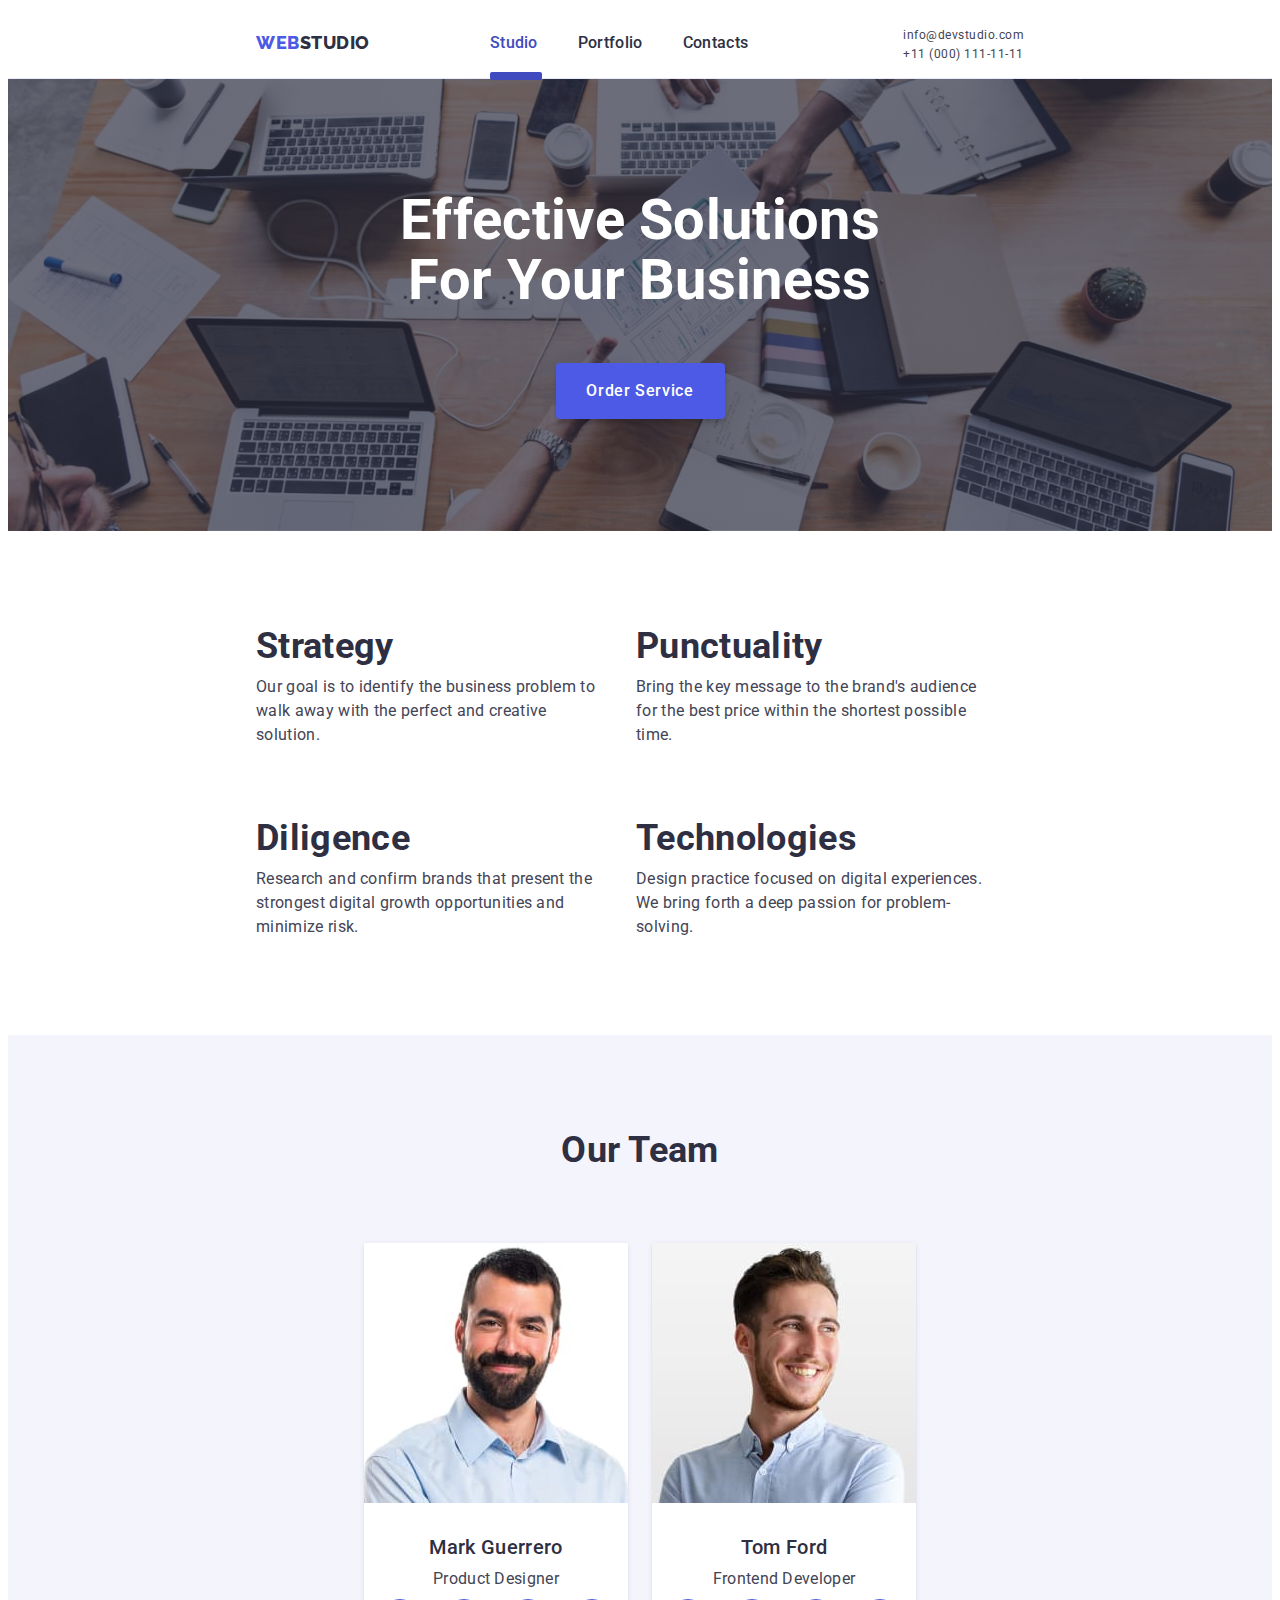
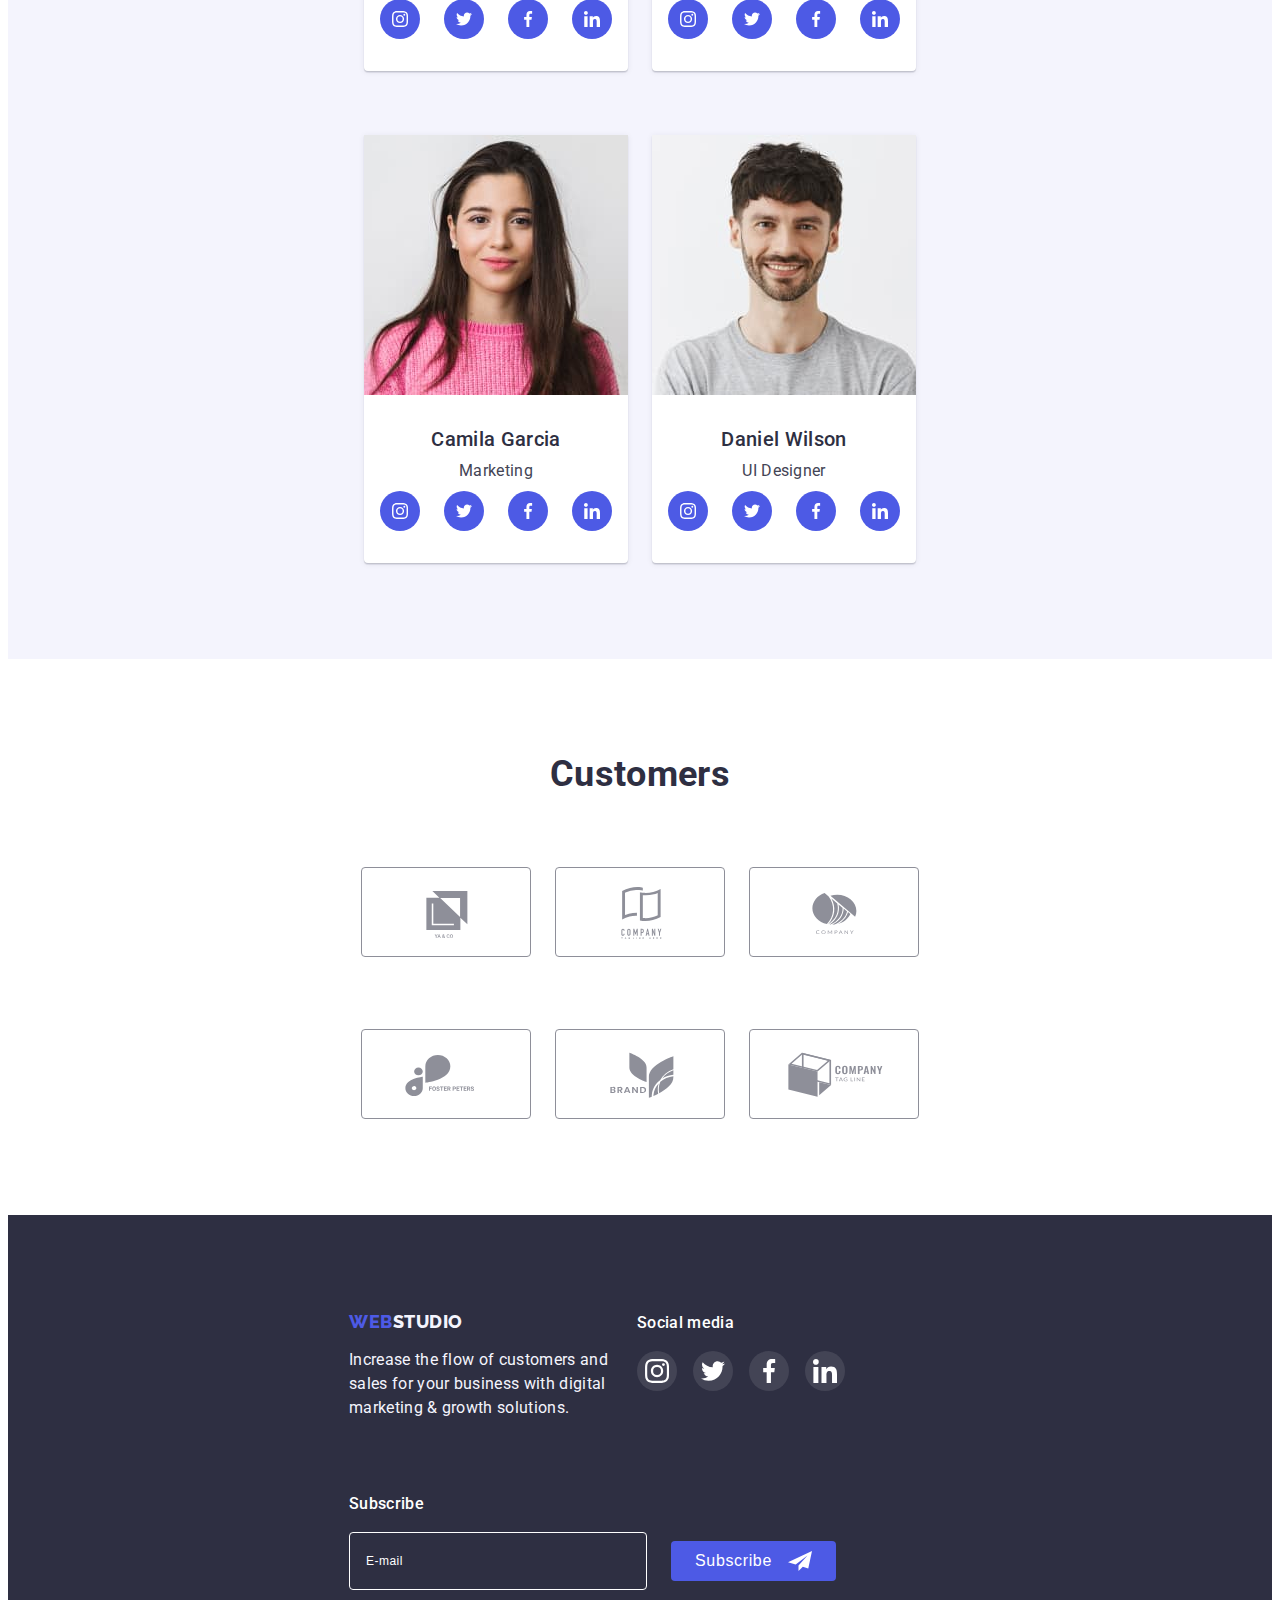
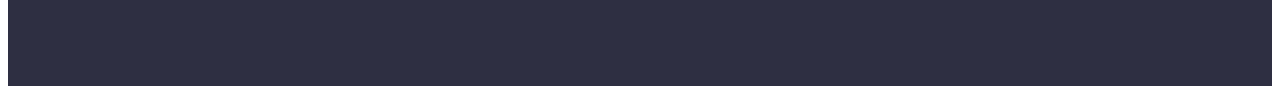
<file: index.html>
<!DOCTYPE html>
<html lang="en">
  <head>
    <meta charset="UTF-8" />
    <meta http-equiv="X-UA-Compatible" content="IE=edge" />
    <meta name="viewport" content="width=device-width, initial-scale=1.0" />
    <title>Studio</title>
    <link rel="preconnect" href="https://fonts.googleapis.com" />
    <link rel="preconnect" href="https://fonts.gstatic.com" crossorigin />
    <link
      href="https://fonts.googleapis.com/css2?family=Raleway:wght@800&family=Roboto:wght@400;500;700&display=swap"
      rel="stylesheet"
    />
    <link
      rel="stylesheet"
      href="https://cdnjs.cloudflare.com/ajax/libs/modern-normalize/1.1.0/modern-normalize.min.css"
      integrity="sha512-wpPYUAdjBVSE4KJnH1VR1HeZfpl1ub8YT/NKx4PuQ5NmX2tKuGu6U/JRp5y+Y8XG2tV+wKQpNHVUX03MfMFn9Q=="
      crossorigin="anonymous"
      referrerpolicy="no-referrer"
    />

    <link rel="stylesheet" href="./css/styles.css" />
    <link rel="stylesheet" href="./css/media.css" />
  </head>
  <body>
    <header class="header">
      <div class="container header-container">
        <nav class="navigation">
          <a class="header-logo link" href="./index.html">
            <span class="header-logo-web">Web</span>
            Studio
          </a>
          <ul class="navigation-list list">
            <li class="navigation-item">
              <a class="navigation-link active-page link" href="./index.html"
                >Studio</a
              >
            </li>
            <li class="navigation-item">
              <a class="navigation-link link" href="./portfolio.html"
                >Portfolio</a
              >
            </li>
            <li class="navigation-item">
              <a class="navigation-link link" href="">Contacts</a>
            </li>
          </ul>
        </nav>
        <address class="header-address">
          <ul class="address-list list">
            <li class="address-item">
              <a class="address-link link" href="mailto:info@devstudio.com">
                <span class="address-text">info@devstudio.com</span>
              </a>
            </li>
            <li class="address-item">
              <a class="address-link link" href="tel:+110001111111">
                <span class="address-text">+11 (000) 111-11-11</span>
              </a>
            </li>
          </ul>
        </address>
        <button
          class="open-menu-btn js-open-menu"
          type="button"
          aria-expanded="false"
          aria-controls="mobile-menu"
        >
          <svg class="open-btn-icon" width="32" height="22">
            <use href="./images/icons.svg#icon-open-menu"></use>
          </svg>
        </button>
      </div>
      <div class="mob-menu js-menu-container" id="mobile-menu">
        <button type="button" class="close-menu-btn js-close-menu">
          <svg class="close-btn-icon" width="8" height="8">
            <use href="./images/icons.svg#icon-close-menu"></use>
          </svg>
        </button>
        <nav class="mob-navigation">
          <ul class="mob-navigation-list list">
            <li class="mob-navigation-item">
              <a
                class="mob-navigation-link active-page link"
                href="./index.html"
                >Studio</a
              >
            </li>
            <li class="mob-navigation-item">
              <a class="mob-navigation-link link" href="./portfolio.html"
                >Portfolio</a
              >
            </li>
            <li class="mob-navigation-item">
              <a class="mob-navigation-link link" href="">Contacts</a>
            </li>
          </ul>
        </nav>
        <div>
          <address class="mob-address">
            <ul class="mob-address-list list">
              <li class="mob-address-item">
                <a class="mob-tel-link link" href="tel:+110001111111">
                  <span class="mob-address-text">+11 (000) 111-11-11</span>
                </a>
              </li>
              <li class="mob-address-item">
                <a class="mob-mail-link link" href="mailto:info@devstudio.com">
                  <span class="mob-address-text">info@devstudio.com</span>
                </a>
              </li>
            </ul>
          </address>
          <ul class="mob-soc-list list">
            <li class="mob-soc-item">
              <a href="" class="mob-soc-link link">
                <svg class="mob-soc-icon" width="24" height="24">
                  <use href="./images/icons.svg#icon-instagram"></use>
                </svg>
              </a>
            </li>
            <li class="mob-soc-item">
              <a href="" class="mob-soc-link link">
                <svg class="mob-soc-icon" width="24" height="24">
                  <use href="./images/icons.svg#icon-twitter"></use>
                </svg>
              </a>
            </li>
            <li class="mob-soc-item">
              <a href="" class="mob-soc-link link">
                <svg class="mob-soc-icon" width="24" height="24">
                  <use href="./images/icons.svg#icon-facebook"></use>
                </svg>
              </a>
            </li>
            <li class="mob-soc-item">
              <a href="" class="mob-soc-link link">
                <svg class="mob-soc-icon" width="24" height="24">
                  <use href="./images/icons.svg#icon-linkedin"></use>
                </svg>
              </a>
            </li>
          </ul>
        </div>
      </div>
    </header>
    <main>
      <section class="hero">
        <div class="container">
          <h1 class="hero-title">Effective Solutions for Your Business</h1>
          <button class="hero-btn" type="button" data-modal-open>
            Order Service
          </button>
        </div>
      </section>
      <section class="features">
        <div class="container">
          <h2 hidden class="features-title">features</h2>
          <ul class="features-list list">
            <li class="features-item">
              <div class="features-item-icon">
                <svg class="features-icon" width="64" height="64">
                  <use href="./images/icons.svg#icon-antenna"></use>
                </svg>
              </div>
              <h3 class="features-top-text">Strategy</h3>
              <p class="features-bottom-text">
                Our goal is to identify the business problem to walk away with
                the perfect and creative solution.
              </p>
            </li>
            <li class="features-item">
              <div class="features-item-icon">
                <svg class="features-icon" width="64" height="64">
                  <use href="./images/icons.svg#icon-clock"></use>
                </svg>
              </div>
              <h3 class="features-top-text">Punctuality</h3>
              <p class="features-bottom-text">
                Bring the key message to the brand's audience for the best price
                within the shortest possible time.
              </p>
            </li>
            <li class="features-item">
              <div class="features-item-icon">
                <svg class="features-icon" width="64" height="64">
                  <use href="./images/icons.svg#icon-diagram"></use>
                </svg>
              </div>
              <h3 class="features-top-text">Diligence</h3>
              <p class="features-bottom-text">
                Research and confirm brands that present the strongest digital
                growth opportunities and minimize risk.
              </p>
            </li>
            <li class="features-item">
              <div class="features-item-icon">
                <svg class="features-icon" width="64" height="64">
                  <use href="./images/icons.svg#icon-astronaut"></use>
                </svg>
              </div>
              <h3 class="features-top-text">Technologies</h3>
              <p class="features-bottom-text">
                Design practice focused on digital experiences. We bring forth a
                deep passion for problem-solving.
              </p>
            </li>
          </ul>
        </div>
      </section>
      <section class="products">
        <div class="container">
          <h2 class="products-title">What are we doing</h2>
          <ul class="products-list list">
            <li class="products-item">
              <img
                src="./images/img1.jpg"
                alt="desktop_app"
                srcset="./images/img1-2x.jpg 2x"
                width="360"
                height="300"
              />
            </li>
            <li class="products-item">
              <img
                src="./images/img2.jpg"
                alt="mobile_app"
                srcset="./images/img2-2x.jpg 2x"
                width="360"
                height="300"
              />
            </li>
            <li class="products-item">
              <img
                src="./images/img3.jpg"
                alt="crossplatform_app"
                srcset="./images/img3-2x.jpg 2x"
                width="360"
                height="300"
              />
            </li>
          </ul>
        </div>
      </section>
      <section class="team">
        <div class="container">
          <h2 class="team-title">Our Team</h2>
          <ul class="team-list list">
            <li class="team-item">
              <img
                src="./images/mark.jpg"
                alt="mark"
                width="264"
                srcset="./images/mark-2x.jpg 2x"
              />
              <div class="team-item-text">
                <h3 class="team-top-text">Mark Guerrero</h3>
                <p class="team-bottom-text">Product Designer</p>
                <ul class="team-soc-list list">
                  <li class="team-soc-item">
                    <a href="" class="team-soc-link link">
                      <svg class="team-soc-icon" width="16" height="16">
                        <use href="./images/icons.svg#icon-instagram"></use>
                      </svg>
                    </a>
                  </li>
                  <li class="team-soc-item">
                    <a href="" class="team-soc-link link">
                      <svg class="team-soc-icon" width="16" height="16">
                        <use href="./images/icons.svg#icon-twitter"></use>
                      </svg>
                    </a>
                  </li>
                  <li class="team-soc-item">
                    <a href="" class="team-soc-link link">
                      <svg class="team-soc-icon" width="16" height="16">
                        <use href="./images/icons.svg#icon-facebook"></use>
                      </svg>
                    </a>
                  </li>
                  <li class="team-soc-item">
                    <a href="" class="team-soc-link link">
                      <svg class="team-soc-icon" width="16" height="16">
                        <use href="./images/icons.svg#icon-linkedin"></use>
                      </svg>
                    </a>
                  </li>
                </ul>
              </div>
            </li>
            <li class="team-item">
              <img
                src="./images/tom.jpg"
                alt="tom"
                width="264"
                srcset="./images/tom-2x.jpg 2x"
              />
              <div class="team-item-text">
                <h3 class="team-top-text">Tom Ford</h3>
                <p class="team-bottom-text">Frontend Developer</p>
                <ul class="team-soc-list list">
                  <li class="team-soc-item">
                    <a href="" class="team-soc-link link">
                      <svg class="team-soc-icon" width="16" height="16">
                        <use href="./images/icons.svg#icon-instagram"></use>
                      </svg>
                    </a>
                  </li>
                  <li class="team-soc-item">
                    <a href="" class="team-soc-link link">
                      <svg class="team-soc-icon" width="16" height="16">
                        <use href="./images/icons.svg#icon-twitter"></use>
                      </svg>
                    </a>
                  </li>
                  <li class="team-soc-item">
                    <a href="" class="team-soc-link link">
                      <svg class="team-soc-icon" width="16" height="16">
                        <use href="./images/icons.svg#icon-facebook"></use>
                      </svg>
                    </a>
                  </li>
                  <li class="team-soc-item">
                    <a href="" class="team-soc-link link">
                      <svg class="team-soc-icon" width="16" height="16">
                        <use href="./images/icons.svg#icon-linkedin"></use>
                      </svg>
                    </a>
                  </li>
                </ul>
              </div>
            </li>
            <li class="team-item">
              <img
                src="./images/camila.jpg"
                alt="camila"
                width="264"
                srcset="./images/camila-2x.jpg 2x"
              />
              <div class="team-item-text">
                <h3 class="team-top-text">Camila Garcia</h3>
                <p class="team-bottom-text">Marketing</p>
                <ul class="team-soc-list list">
                  <li class="team-soc-item">
                    <a href="" class="team-soc-link link">
                      <svg class="team-soc-icon" width="16" height="16">
                        <use href="./images/icons.svg#icon-instagram"></use>
                      </svg>
                    </a>
                  </li>
                  <li class="team-soc-item">
                    <a href="" class="team-soc-link link">
                      <svg class="team-soc-icon" width="16" height="16">
                        <use href="./images/icons.svg#icon-twitter"></use>
                      </svg>
                    </a>
                  </li>
                  <li class="team-soc-item">
                    <a href="" class="team-soc-link link">
                      <svg class="team-soc-icon" width="16" height="16">
                        <use href="./images/icons.svg#icon-facebook"></use>
                      </svg>
                    </a>
                  </li>
                  <li class="team-soc-item">
                    <a href="" class="team-soc-link link">
                      <svg class="team-soc-icon" width="16" height="16">
                        <use href="./images/icons.svg#icon-linkedin"></use>
                      </svg>
                    </a>
                  </li>
                </ul>
              </div>
            </li>
            <li class="team-item">
              <img
                src="./images/daniel.jpg"
                alt="daniel"
                width="264"
                srcset="./images/daniel-2x.jpg 2x"
              />
              <div class="team-item-text">
                <h3 class="team-top-text">Daniel Wilson</h3>
                <p class="team-bottom-text">UI Designer</p>
                <ul class="team-soc-list list">
                  <li class="team-soc-item">
                    <a href="" class="team-soc-link link">
                      <svg class="team-soc-icon" width="16" height="16">
                        <use href="./images/icons.svg#icon-instagram"></use>
                      </svg>
                    </a>
                  </li>
                  <li class="team-soc-item">
                    <a href="" class="team-soc-link link">
                      <svg class="team-soc-icon" width="16" height="16">
                        <use href="./images/icons.svg#icon-twitter"></use>
                      </svg>
                    </a>
                  </li>
                  <li class="team-soc-item">
                    <a href="" class="team-soc-link link">
                      <svg class="team-soc-icon" width="16" height="16">
                        <use href="./images/icons.svg#icon-facebook"></use>
                      </svg>
                    </a>
                  </li>
                  <li class="team-soc-item">
                    <a href="" class="team-soc-link link">
                      <svg class="team-soc-icon" width="16" height="16">
                        <use href="./images/icons.svg#icon-linkedin"></use>
                      </svg>
                    </a>
                  </li>
                </ul>
              </div>
            </li>
          </ul>
        </div>
      </section>
      <section class="customers">
        <div class="container">
          <h2 class="customers-title">Customers</h2>
          <ul class="customers-list list">
            <li class="customers-item">
              <a href="" class="customers-link link">
                <svg class="customers-icon" width="104" height="56">
                  <use href="./images/icons.svg#icon-customer-1"></use>
                </svg>
              </a>
            </li>
            <li class="customers-item">
              <a href="" class="customers-link link">
                <svg class="customers-icon" width="104" height="56">
                  <use href="./images/icons.svg#icon-customer-2"></use>
                </svg>
              </a>
            </li>
            <li class="customers-item">
              <a href="" class="customers-link link">
                <svg class="customers-icon" width="104" height="56">
                  <use href="./images/icons.svg#icon-customer-3"></use>
                </svg>
              </a>
            </li>
            <li class="customers-item">
              <a href="" class="customers-link link">
                <svg class="customers-icon" width="104" height="56">
                  <use href="./images/icons.svg#icon-customer-4"></use>
                </svg>
              </a>
            </li>
            <li class="customers-item">
              <a href="" class="customers-link link">
                <svg class="customers-icon" width="104" height="56">
                  <use href="./images/icons.svg#icon-customer-5"></use>
                </svg>
              </a>
            </li>
            <li class="customers-item">
              <a href="" class="customers-link link">
                <svg class="customers-icon" width="104" height="56">
                  <use href="./images/icons.svg#icon-customer-6"></use>
                </svg>
              </a>
            </li>
          </ul>
        </div>
      </section>
      <div class="backdrop is-hidden" data-modal>
        <div class="modal">
          <button type="button" class="modal-close-btn" data-modal-close>
            <svg class="modal-btn-icon" width="8" height="8">
              <use href="./images/icons.svg#icon-close-modal"></use>
            </svg>
          </button>
          <p class="modal-title">
            Leave your contacts and we will call you back
          </p>
          <form class="modal-form">
            <div class="modal-field">
              <label for="user-name" class="modal-label">Name</label>
              <div class="modal-wrap">
                <input
                  class="modal-input"
                  type="text"
                  name="user-name"
                  id="user-name"
                />
                <svg class="modal-icon" width="18" height="24">
                  <use href="./images/icons.svg#icon-name-input"></use>
                </svg>
              </div>
            </div>
            <div class="modal-field">
              <label for="user-tel" class="modal-label">Phone</label>
              <div class="modal-wrap">
                <input
                  class="modal-input"
                  type="tel"
                  name="user-tel"
                  id="user-tel"
                />
                <svg class="modal-icon" width="18" height="24">
                  <use href="./images/icons.svg#icon-phone-input"></use>
                </svg>
              </div>
            </div>
            <div class="modal-field">
              <label for="user-email" class="modal-label">Email</label>
              <div class="modal-wrap">
                <input
                  class="modal-input"
                  type="email"
                  name="user-email"
                  id="user-email"
                />
                <svg class="modal-icon" width="18" height="24">
                  <use href="./images/icons.svg#icon-email-input"></use>
                </svg>
              </div>
            </div>
            <div class="modal-textarea">
              <label class="modal-label" for="modal-comment">Comment</label>
              <textarea
                class="modal-comment"
                name="modal-comment"
                id="modal-comment"
                placeholder="Text input"
              ></textarea>
            </div>
            <div class="modal-checkbox">
              <input
                class="modal-privacy visually-hidden"
                type="checkbox"
                name="modal-privacy"
                id="modal-privacy"
                value="true"
                required
              />
              <label class="privacy-label" for="modal-privacy">
                <span class="privacy-check">
                  <svg class="privacy-check-icon" width="10" height="8">
                    <use href="./images/icons.svg#icon-check"></use>
                  </svg>
                </span>
                <span class="privacy-text"
                  >I accept the terms and conditions of the
                  <a class="privacy-link" href="">Privacy Policy</a></span
                >
              </label>
            </div>
            <button class="modal-btn" type="submit">Send</button>
          </form>
        </div>
      </div>
    </main>
    <footer class="footer">
      <div class="container footer-container">
        <div class="footer-textbox">
          <a class="footer-logo link" href="./index.html">
            <span class="footer-logo-web">Web</span>
            Studio
          </a>
          <p class="footer-text">
            Increase the flow of customers and sales for your business with
            digital marketing & growth solutions.
          </p>
        </div>
        <div class="footer-social">
          <p class="footer-soc-text">Social media</p>
          <ul class="footer-soc-list list">
            <li class="footer-soc-item">
              <a href="" class="footer-soc-link link">
                <svg class="footer-soc-icon" width="24" height="24">
                  <use href="./images/icons.svg#icon-instagram"></use>
                </svg>
              </a>
            </li>
            <li class="footer-soc-item">
              <a href="" class="footer-soc-link link">
                <svg class="footer-soc-icon" width="24" height="24">
                  <use href="./images/icons.svg#icon-twitter"></use>
                </svg>
              </a>
            </li>
            <li class="footer-soc-item">
              <a href="" class="footer-soc-link link">
                <svg class="footer-soc-icon" width="24" height="24">
                  <use href="./images/icons.svg#icon-facebook"></use>
                </svg>
              </a>
            </li>
            <li class="footer-soc-item">
              <a href="" class="footer-soc-link link">
                <svg class="footer-soc-icon" width="24" height="24">
                  <use href="./images/icons.svg#icon-linkedin"></use>
                </svg>
              </a>
            </li>
          </ul>
        </div>
        <div class="footer-sub">
          <p class="sub-text">Subscribe</p>
          <form class="sub-form">
            <label class="sub-label" aria-label="subscribe">
              <input
                class="sub-input"
                type="email"
                name="sub-email"
                placeholder="E-mail"
              />
            </label>
            <button class="sub-btn" type="submit">
              Subscribe
              <svg class="sub-icon" width="24" height="24">
                <use href="./images/icons.svg#icon-subscribe"></use>
              </svg>
            </button>
          </form>
        </div>
      </div>
    </footer>
    <script src="./js/modal.js"></script>
    <script src="./js/mobile-menu.js"></script>
  </body>
</html>
</file>
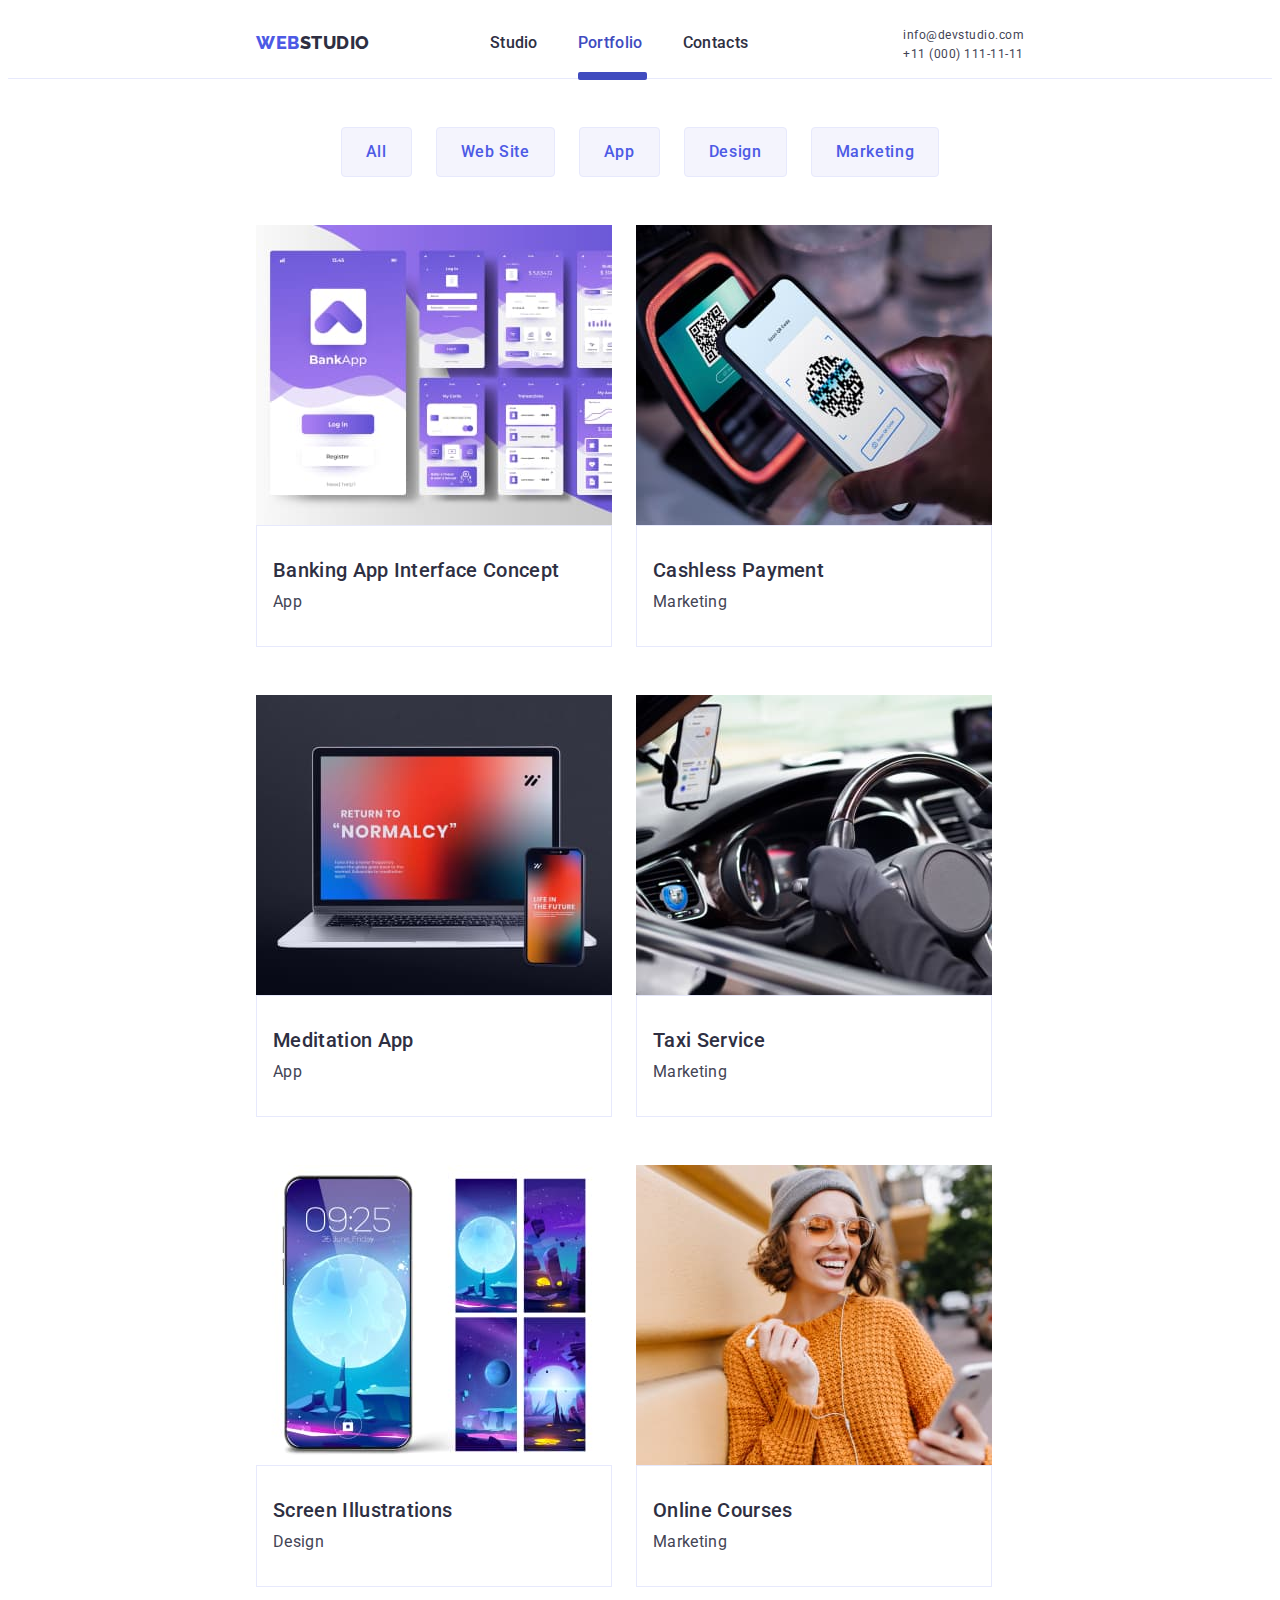
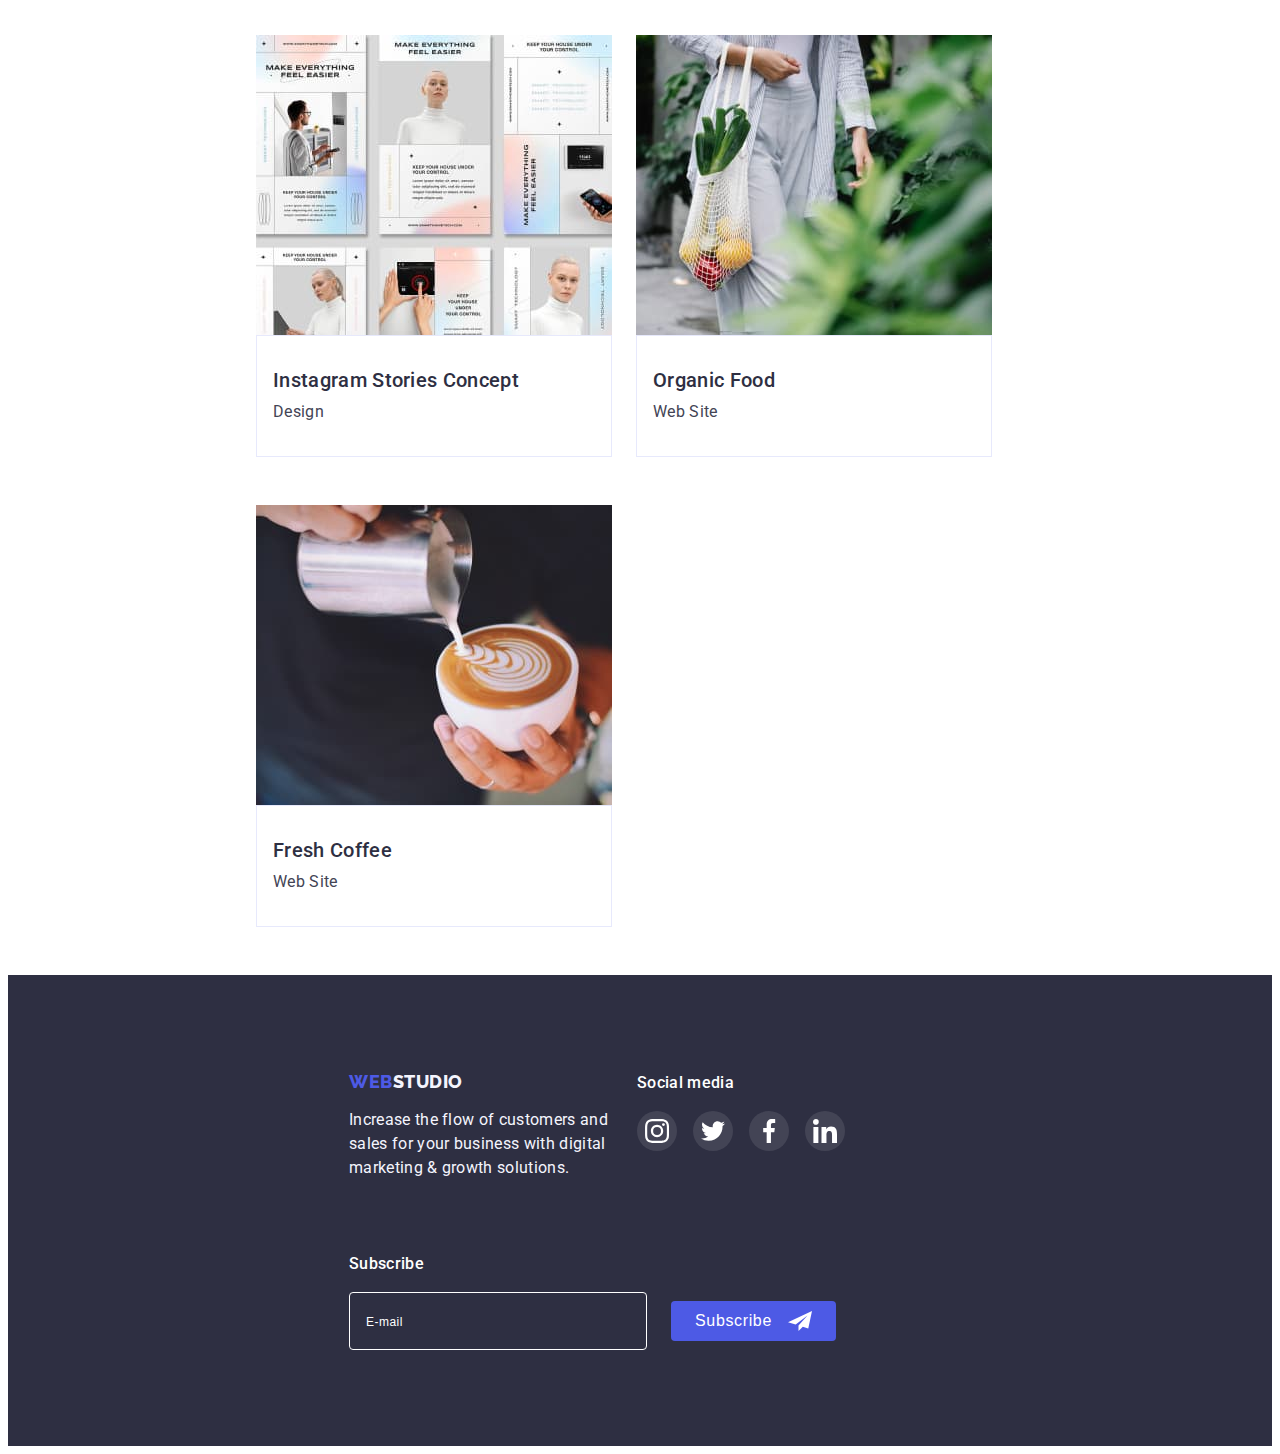
<file: portfolio.html>
<!DOCTYPE html>
<html lang="en">
  <head>
    <meta charset="UTF-8" />
    <meta http-equiv="X-UA-Compatible" content="IE=edge" />
    <meta name="viewport" content="width=device-width, initial-scale=1.0" />
    <title>Portfolio</title>
    <link rel="preconnect" href="https://fonts.googleapis.com" />
    <link rel="preconnect" href="https://fonts.gstatic.com" crossorigin />
    <link
      href="https://fonts.googleapis.com/css2?family=Raleway:wght@800&family=Roboto:wght@400;500;700&display=swap"
      rel="stylesheet"
    />
    <link
      rel="stylesheet"
      href="https://cdnjs.cloudflare.com/ajax/libs/modern-normalize/1.1.0/modern-normalize.min.css"
      integrity="sha512-wpPYUAdjBVSE4KJnH1VR1HeZfpl1ub8YT/NKx4PuQ5NmX2tKuGu6U/JRp5y+Y8XG2tV+wKQpNHVUX03MfMFn9Q=="
      crossorigin="anonymous"
      referrerpolicy="no-referrer"
    />
    <link rel="stylesheet" href="./css/styles.css" />
    <link rel="stylesheet" href="./css/media.css" />
  </head>
  <body>
    <header class="header">
      <div class="container header-container">
        <nav class="navigation">
          <a class="header-logo link" href="./index.html">
            <span class="header-logo-web">Web</span>
            Studio
          </a>
          <ul class="navigation-list list">
            <li class="navigation-item">
              <a class="navigation-link link" href="./index.html">Studio</a>
            </li>
            <li class="navigation-item">
              <a
                class="navigation-link active-page link"
                href="./portfolio.html"
                >Portfolio</a
              >
            </li>
            <li class="navigation-item">
              <a class="navigation-link link" href="">Contacts</a>
            </li>
          </ul>
        </nav>
        <address class="header-address">
          <ul class="address-list list">
            <li class="address-item">
              <a class="address-link link" href="mailto:info@devstudio.com">
                <span class="address-text">info@devstudio.com</span>
              </a>
            </li>
            <li class="address-item">
              <a class="address-link link" href="tel:+110001111111">
                <span class="address-text">+11 (000) 111-11-11</span>
              </a>
            </li>
          </ul>
        </address>
        <button class="open-menu-btn js-open-menu" type="button">
          <svg class="open-btn-icon" width="32" height="22">
            <use href="./images/icons.svg#icon-open-menu"></use>
          </svg>
        </button>
      </div>
      <div class="mob-menu js-menu-container">
        <button type="button" class="close-menu-btn js-close-menu">
          <svg class="close-btn-icon" width="8" height="8">
            <use href="./images/icons.svg#icon-close-menu"></use>
          </svg>
        </button>
        <nav class="mob-navigation">
          <ul class="mob-navigation-list list">
            <li class="mob-navigation-item">
              <a class="mob-navigation-link link" href="./index.html">Studio</a>
            </li>
            <li class="mob-navigation-item">
              <a
                class="mob-navigation-link active-page link"
                href="./portfolio.html"
                >Portfolio</a
              >
            </li>
            <li class="mob-navigation-item">
              <a class="mob-navigation-link link" href="">Contacts</a>
            </li>
          </ul>
        </nav>
        <div>
          <address class="mob-address">
            <ul class="mob-address-list list">
              <li class="mob-address-item">
                <a class="mob-tel-link link" href="tel:+110001111111">
                  <span class="mob-address-text">+11 (000) 111-11-11</span>
                </a>
              </li>
              <li class="mob-address-item">
                <a class="mob-mail-link link" href="mailto:info@devstudio.com">
                  <span class="mob-address-text">info@devstudio.com</span>
                </a>
              </li>
            </ul>
          </address>
          <ul class="mob-soc-list list">
            <li class="mob-soc-item">
              <a href="" class="mob-soc-link link">
                <svg class="mob-soc-icon" width="24" height="24">
                  <use href="./images/icons.svg#icon-instagram"></use>
                </svg>
              </a>
            </li>
            <li class="mob-soc-item">
              <a href="" class="mob-soc-link link">
                <svg class="mob-soc-icon" width="24" height="24">
                  <use href="./images/icons.svg#icon-twitter"></use>
                </svg>
              </a>
            </li>
            <li class="mob-soc-item">
              <a href="" class="mob-soc-link link">
                <svg class="mob-soc-icon" width="24" height="24">
                  <use href="./images/icons.svg#icon-facebook"></use>
                </svg>
              </a>
            </li>
            <li class="mob-soc-item">
              <a href="" class="mob-soc-link link">
                <svg class="mob-soc-icon" width="24" height="24">
                  <use href="./images/icons.svg#icon-linkedin"></use>
                </svg>
              </a>
            </li>
          </ul>
        </div>
      </div>
    </header>
    <main>
      <section class="portfolio">
        <div class="container">
          <h1 class="portfolio-title" hidden>Portfolio</h1>
          <ul class="filters-list list">
            <li class="filters-item">
              <button class="filters-btn" type="button">All</button>
            </li>
            <li class="filters-item">
              <button class="filters-btn" type="button">Web Site</button>
            </li>
            <li class="filters-item">
              <button class="filters-btn" type="button">App</button>
            </li>
            <li class="filters-item">
              <button class="filters-btn" type="button">Design</button>
            </li>
            <li class="filters-item">
              <button class="filters-btn" type="button">Marketing</button>
            </li>
          </ul>
          <ul class="projects-list list">
            <li class="projects-item">
              <a class="projects-link link" href="">
                <div class="project-item-overlay">
                  <picture>
                    <source
                      srcset="
                        ./images/potfolio-img-1-des-1x.jpg 1x,
                        ./images/potfolio-img-1-des-2x.jpg 2x
                      "
                      media="(min-width: 1440px)"
                    />
                    <source
                      srcset="
                        ./images/potfolio-img-1-tab-1x.jpg 1x,
                        ./images/potfolio-img-1-tab-2x.jpg 2x
                      "
                      media="(min-width: 768px)"
                    />
                    <source
                      srcset="
                        ./images/potfolio-img-1-mob-1x.jpg 1x,
                        ./images/potfolio-img-1-mob-2x.jpg 2x
                      "
                      media="(max-width: 767px)"
                    />
                    <img
                      src="./images/potfolio-img-1-mob-1x.jpg"
                      alt="interface of app"
                      width="396"
                      height="280"
                    />
                  </picture>
                  <p class="overlay-text">
                    14 Stylish and User-Friendly App Design Concepts · Task
                    Manager App · Calorie Tracker App · Exotic Fruit Ecommerce
                    App · Cloud Storage App
                  </p>
                </div>
                <div class="projects-item-text">
                  <h2 class="projects-top-text">
                    Banking App Interface Concept
                  </h2>
                  <p class="projects-bottom-text">App</p>
                </div>
              </a>
            </li>
            <li class="projects-item">
              <a class="projects-link link" href="">
                <div class="project-item-overlay">
                  <picture>
                    <source
                      srcset="
                        ./images/potfolio-img-2-des-1x.jpg 1x,
                        ./images/potfolio-img-2-des-2x.jpg 2x
                      "
                      media="(min-width: 1440px)"
                    />
                    <source
                      srcset="
                        ./images/potfolio-img-2-tab-1x.jpg 1x,
                        ./images/potfolio-img-2-tab-2x.jpg 2x
                      "
                      media="(min-width: 768px)"
                    />
                    <source
                      srcset="
                        ./images/potfolio-img-2-mob-1x.jpg 1x,
                        ./images/potfolio-img-2-mob-2x.jpg 2x
                      "
                      media="(max-width: 767px)"
                    />
                    <img
                      src="./images/potfolio-img-2-mob-1x.jpg"
                      alt="pay with qr"
                      width="396"
                      height="280"
                    />
                  </picture>
                  <p class="overlay-text">
                    14 Stylish and User-Friendly App Design Concepts · Task
                    Manager App · Calorie Tracker App · Exotic Fruit Ecommerce
                    App · Cloud Storage App
                  </p>
                </div>
                <div class="projects-item-text">
                  <h2 class="projects-top-text">Cashless Payment</h2>
                  <p class="projects-bottom-text">Marketing</p>
                </div>
              </a>
            </li>
            <li class="projects-item">
              <a class="projects-link link" href="">
                <div class="project-item-overlay">
                  <picture>
                    <source
                      srcset="
                        ./images/potfolio-img-3-des-1x.jpg 1x,
                        ./images/potfolio-img-3-des-2x.jpg 2x
                      "
                      media="(min-width: 1440px)"
                    />
                    <source
                      srcset="
                        ./images/potfolio-img-3-tab-1x.jpg 1x,
                        ./images/potfolio-img-3-tab-2x.jpg 2x
                      "
                      media="(min-width: 768px)"
                    />
                    <source
                      srcset="
                        ./images/potfolio-img-3-mob-1x.jpg 1x,
                        ./images/potfolio-img-3-mob-2x.jpg 2x
                      "
                      media="(max-width: 767px)"
                    />
                    <img
                      src="./images/potfolio-img-3-mob-1x.jpg"
                      alt="interface of app on laptop"
                      width="396"
                      height="280"
                    />
                  </picture>
                  <p class="overlay-text">
                    14 Stylish and User-Friendly App Design Concepts · Task
                    Manager App · Calorie Tracker App · Exotic Fruit Ecommerce
                    App · Cloud Storage App
                  </p>
                </div>
                <div class="projects-item-text">
                  <h2 class="projects-top-text">Meditation App</h2>
                  <p class="projects-bottom-text">App</p>
                </div>
              </a>
            </li>
            <li class="projects-item">
              <a class="projects-link link" href="">
                <div class="project-item-overlay">
                  <picture>
                    <source
                      srcset="
                        ./images/potfolio-img-4-des-1x.jpg 1x,
                        ./images/potfolio-img-4-des-2x.jpg 2x
                      "
                      media="(min-width: 1440px)"
                    />
                    <source
                      srcset="
                        ./images/potfolio-img-4-tab-1x.jpg 1x,
                        ./images/potfolio-img-4-tab-2x.jpg 2x
                      "
                      media="(min-width: 768px)"
                    />
                    <source
                      srcset="
                        ./images/potfolio-img-4-mob-1x.jpg 1x,
                        ./images/potfolio-img-4-mob-2x.jpg 2x
                      "
                      media="(max-width: 767px)"
                    />
                    <img
                      src="./images/potfolio-img-4-mob-1x.jpg"
                      alt="arms on wheel"
                      width="396"
                      height="280"
                    />
                  </picture>
                  <p class="overlay-text">
                    14 Stylish and User-Friendly App Design Concepts · Task
                    Manager App · Calorie Tracker App · Exotic Fruit Ecommerce
                    App · Cloud Storage App
                  </p>
                </div>
                <div class="projects-item-text">
                  <h2 class="projects-top-text">Taxi Service</h2>
                  <p class="projects-bottom-text">Marketing</p>
                </div>
              </a>
            </li>
            <li class="projects-item">
              <a class="projects-link link" href="">
                <div class="project-item-overlay">
                  <picture>
                    <source
                      srcset="
                        ./images/potfolio-img-5-des-1x.jpg 1x,
                        ./images/potfolio-img-5-des-2x.jpg 2x
                      "
                      media="(min-width: 1440px)"
                    />
                    <source
                      srcset="
                        ./images/potfolio-img-5-tab-1x.jpg 1x,
                        ./images/potfolio-img-5-tab-2x.jpg 2x
                      "
                      media="(min-width: 768px)"
                    />
                    <source
                      srcset="
                        ./images/potfolio-img-5-mob-1x.jpg 1x,
                        ./images/potfolio-img-5-mob-2x.jpg 2x
                      "
                      media="(max-width: 767px)"
                    />
                    <img
                      src="./images/potfolio-img-5-mob-1x.jpg"
                      alt="wallpaper on phone desktop"
                      width="396"
                      height="280"
                    />
                  </picture>
                  <p class="overlay-text">
                    14 Stylish and User-Friendly App Design Concepts · Task
                    Manager App · Calorie Tracker App · Exotic Fruit Ecommerce
                    App · Cloud Storage App
                  </p>
                </div>
                <div class="projects-item-text">
                  <h2 class="projects-top-text">Screen Illustrations</h2>
                  <p class="projects-bottom-text">Design</p>
                </div>
              </a>
            </li>
            <li class="projects-item">
              <a class="projects-link link" href="">
                <div class="project-item-overlay">
                  <picture>
                    <source
                      srcset="
                        ./images/potfolio-img-6-des-1x.jpg 1x,
                        ./images/potfolio-img-6-des-2x.jpg 2x
                      "
                      media="(min-width: 1440px)"
                    />
                    <source
                      srcset="
                        ./images/potfolio-img-6-tab-1x.jpg 1x,
                        ./images/potfolio-img-6-tab-2x.jpg 2x
                      "
                      media="(min-width: 768px)"
                    />
                    <source
                      srcset="
                        ./images/potfolio-img-6-mob-1x.jpg 1x,
                        ./images/potfolio-img-6-mob-2x.jpg 2x
                      "
                      media="(max-width: 767px)"
                    />
                    <img
                      src="./images/potfolio-img-6-mob-1x.jpg"
                      alt="girl with phone"
                      width="396"
                      height="280"
                    />
                  </picture>
                  <p class="overlay-text">
                    14 Stylish and User-Friendly App Design Concepts · Task
                    Manager App · Calorie Tracker App · Exotic Fruit Ecommerce
                    App · Cloud Storage App
                  </p>
                </div>
                <div class="projects-item-text">
                  <h2 class="projects-top-text">Online Courses</h2>
                  <p class="projects-bottom-text">Marketing</p>
                </div>
              </a>
            </li>
            <li class="projects-item">
              <a class="projects-link link" href="">
                <div class="project-item-overlay">
                  <picture>
                    <source
                      srcset="
                        ./images/potfolio-img-7-des-1x.jpg 1x,
                        ./images/potfolio-img-7-des-2x.jpg 2x
                      "
                      media="(min-width: 1440px)"
                    />
                    <source
                      srcset="
                        ./images/potfolio-img-7-tab-1x.jpg 1x,
                        ./images/potfolio-img-7-tab-2x.jpg 2x
                      "
                      media="(min-width: 768px)"
                    />
                    <source
                      srcset="
                        ./images/potfolio-img-7-mob-1x.jpg 1x,
                        ./images/potfolio-img-7-mob-2x.jpg 2x
                      "
                      media="(max-width: 767px)"
                    />
                    <img
                      src="./images/potfolio-img-7-mob-1x.jpg"
                      alt="examples of instagram stories"
                      width="396"
                      height="280"
                    />
                  </picture>
                  <p class="overlay-text">
                    14 Stylish and User-Friendly App Design Concepts · Task
                    Manager App · Calorie Tracker App · Exotic Fruit Ecommerce
                    App · Cloud Storage App
                  </p>
                </div>
                <div class="projects-item-text">
                  <h2 class="projects-top-text">Instagram Stories Concept</h2>
                  <p class="projects-bottom-text">Design</p>
                </div>
              </a>
            </li>
            <li class="projects-item">
              <a class="projects-link link" href="">
                <div class="project-item-overlay">
                  <picture>
                    <source
                      srcset="
                        ./images/potfolio-img-8-des-1x.jpg 1x,
                        ./images/potfolio-img-8-des-2x.jpg 2x
                      "
                      media="(min-width: 1440px)"
                    />
                    <source
                      srcset="
                        ./images/potfolio-img-8-tab-1x.jpg 1x,
                        ./images/potfolio-img-8-tab-2x.jpg 2x
                      "
                      media="(min-width: 768px)"
                    />
                    <source
                      srcset="
                        ./images/potfolio-img-8-mob-1x.jpg 1x,
                        ./images/potfolio-img-8-mob-2x.jpg 2x
                      "
                      media="(max-width: 767px)"
                    />
                    <img
                      src="./images/potfolio-img-8-mob-1x.jpg"
                      alt="bag with vegetables and fruits"
                      width="396"
                      height="280"
                    />
                  </picture>
                  <p class="overlay-text">
                    14 Stylish and User-Friendly App Design Concepts · Task
                    Manager App · Calorie Tracker App · Exotic Fruit Ecommerce
                    App · Cloud Storage App
                  </p>
                </div>
                <div class="projects-item-text">
                  <h2 class="projects-top-text">Organic Food</h2>
                  <p class="projects-bottom-text">Web Site</p>
                </div>
              </a>
            </li>
            <li class="projects-item">
              <a class="projects-link link" href="">
                <div class="project-item-overlay">
                  <picture>
                    <source
                      srcset="
                        ./images/potfolio-img-9-des-1x.jpg 1x,
                        ./images/potfolio-img-9-des-2x.jpg 2x
                      "
                      media="(min-width: 1440px)"
                    />
                    <source
                      srcset="
                        ./images/potfolio-img-9-tab-1x.jpg 1x,
                        ./images/potfolio-img-9-tab-2x.jpg 2x
                      "
                      media="(min-width: 768px)"
                    />
                    <source
                      srcset="
                        ./images/potfolio-img-9-mob-1x.jpg 1x,
                        ./images/potfolio-img-9-mob-2x.jpg 2x
                      "
                      media="(max-width: 767px)"
                    />
                    <img
                      src="./images/potfolio-img-9-mob-1x.jpg"
                      alt="latte art"
                      width="396"
                      height="280"
                    />
                  </picture>
                  <p class="overlay-text">
                    14 Stylish and User-Friendly App Design Concepts · Task
                    Manager App · Calorie Tracker App · Exotic Fruit Ecommerce
                    App · Cloud Storage App
                  </p>
                </div>
                <div class="projects-item-text">
                  <h2 class="projects-top-text">Fresh Coffee</h2>
                  <p class="projects-bottom-text">Web Site</p>
                </div>
              </a>
            </li>
          </ul>
        </div>
      </section>
    </main>
    <footer class="footer">
      <div class="container footer-container">
        <div class="footer-textbox">
          <a class="footer-logo link" href="./index.html">
            <span class="footer-logo-web">Web</span>
            Studio
          </a>
          <p class="footer-text">
            Increase the flow of customers and sales for your business with
            digital marketing & growth solutions.
          </p>
        </div>
        <div class="footer-social">
          <p class="footer-soc-text">Social media</p>
          <ul class="footer-soc-list list">
            <li class="footer-soc-item">
              <a href="" class="footer-soc-link link">
                <svg class="footer-soc-icon" width="24" height="24">
                  <use href="./images/icons.svg#icon-instagram"></use>
                </svg>
              </a>
            </li>
            <li class="footer-soc-item">
              <a href="" class="footer-soc-link link">
                <svg class="footer-soc-icon" width="24" height="24">
                  <use href="./images/icons.svg#icon-twitter"></use>
                </svg>
              </a>
            </li>
            <li class="footer-soc-item">
              <a href="" class="footer-soc-link link">
                <svg class="footer-soc-icon" width="24" height="24">
                  <use href="./images/icons.svg#icon-facebook"></use>
                </svg>
              </a>
            </li>
            <li class="footer-soc-item">
              <a href="" class="footer-soc-link link">
                <svg class="footer-soc-icon" width="24" height="24">
                  <use href="./images/icons.svg#icon-linkedin"></use>
                </svg>
              </a>
            </li>
          </ul>
        </div>
        <div class="footer-sub">
          <p class="sub-text">Subscribe</p>
          <form class="sub-form">
            <label class="sub-label" aria-label="subscribe">
              <input
                class="sub-input"
                type="email"
                name="sub-email"
                placeholder="E-mail"
              />
            </label>
            <button class="sub-btn" type="submit">
              Subscribe
              <svg class="sub-icon" width="24" height="24">
                <use href="./images/icons.svg#icon-subscribe"></use>
              </svg>
            </button>
          </form>
        </div>
      </div>
    </footer>
    <script src="./js/mobile-menu.js"></script>
  </body>
</html>
</file>
<file: css/styles.css>
:root {
  --primary-brand-color: #4d5ae5;
  --pressed-state-color: #404bbf;
  --dark-color: #2e2f42;
  --success-color: #31d0aa;
  --text-color: #434455;
  --subtle-text-color: #8e8f99;
  --accent-color: #e7e9fc;
  --light-color: #f4f4fd;
  --modal-overlay-color: #2e2f42;
  --hero-background-color: #2e2f42;
  --white-background-color: #ffffff;
  --modal-background: #fcfcfc;
  --background-hero-gradient: linear-gradient(
    rgba(46, 47, 66, 0.7),
    rgba(46, 47, 66, 0.7)
  );
  --cubic: cubic-bezier(0.4, 0, 0.2, 1);
}

body {
  font-family: Roboto, sans-serif;
  letter-spacing: 0.02em;
  background-color: var(--white-background-color);
  color: var(--text-color);
}

p,
h1,
h2,
h3,
h4,
h5,
h6 {
  margin: 0;
}

ul {
  margin: 0;
  padding-left: 0;
  list-style: none;
}

.link {
  text-decoration: none;
}

img {
  display: block;
  max-width: 100%;
  height: auto;
  width: 100%;
}

.visually-hidden {
  position: absolute;
  width: 1px;
  height: 1px;
  margin: -1px;
  border: 0;
  padding: 0;
  white-space: nowrap;
  clip-path: inset(100%);
  clip: rect(0 0 0 0);
  overflow: hidden;
}

/* ----------------------------HEADER-------------------------------------- */

.header {
  padding-top: 24px;
  padding-bottom: 24px;
  border-bottom: 1px solid var(--accent-color);
}
.header-container {
  display: flex;
  justify-content: space-between;
}

.navigation-list {
  display: none;
}

.header-logo {
  font-family: "Raleway", sans-serif;
  font-weight: 800;
  font-size: 18px;
  line-height: 1.17;
  display: flex;
  align-items: center;
  letter-spacing: 0.03em;
  text-transform: uppercase;
  color: var(--dark-color);
}

.header-logo-web {
  font-family: "Raleway", sans-serif;
  font-weight: 800;
  font-size: 18px;
  line-height: 1.17;
  letter-spacing: 0.03em;
  text-transform: uppercase;
  color: var(--primary-brand-color);
}

.address-list {
  display: none;
}

.open-menu-btn {
  margin-left: auto;
  border: none;
  background-color: transparent;
}

.mob-menu {
  position: fixed;
  top: 0;

  z-index: 2;
  width: 100vw;
  height: 100vh;

  display: flex;
  flex-direction: column;
  justify-content: space-between;

  padding: 80px 35px 40px 40px;

  background-color: var(--white-background-color);
  box-shadow: 0px 2px 1px rgba(46, 47, 66, 0.08),
    0px 1px 1px rgba(46, 47, 66, 0.16), 0px 1px 6px rgba(46, 47, 66, 0.08);
  transform: translateX(100%);
  transition: transform 250ms var(--cubic);
}

.mob-menu.is-open {
  transform: translateX(0);
}

.close-menu-btn {
  position: absolute;
  top: 24px;
  right: 24px;
  width: 24px;
  height: 24px;
  border-radius: 50%;
  background-color: var(--accent-color);
  border: 1px solid var(--dark-color);
}

.mob-navigation-list,
.mob-address-list {
  display: flex;
  flex-direction: column;
  gap: 40px;
}

.mob-navigation-link {
  font-weight: 700;
  font-size: 36px;
  line-height: 1.11;
  text-transform: capitalize;
  color: var(--dark-color);
}

.mob-navigation-link.active-page {
  color: var(--pressed-state-color);
}

.mob-tel-link {
  font-weight: 700;
  font-size: 25px;
  line-height: 1.11;
  text-transform: capitalize;
  color: var(--pressed-state-color);
}

.mob-address {
  font-style: normal;
  margin-bottom: 48px;
}

.mob-mail-link {
  font-weight: 500;
  font-size: 20px;
  line-height: 1.2;
  color: var(--text-color);
}

.mob-soc-list {
  display: flex;
  justify-content: space-between;
}

.mob-soc-item {
  width: 40px;
  height: 40px;
}

.mob-soc-link {
  width: 100%;
  height: 100%;
  border-radius: 50%;
  background-color: var(--primary-brand-color);
  display: flex;
  align-items: center;
  justify-content: center;
  transition: background-color 250ms var(--cubic);
}

.mob-soc-icon {
  fill: #ffffff;
}

.mob-soc-link:is(:hover, :focus) {
  background-color: var(--pressed-state-color);
}

/*------------------------HERO-------------------------*/

.container {
  width: 100%;
  padding-left: 15px;
  padding-right: 15px;
  margin: 0 auto;
}

.hero {
  padding-top: 112px;
  padding-bottom: 112px;

  background-image: var(--background-hero-gradient),
    url(../images/hero-bg-mob-1x.jpg);
  background-size: cover;
  background-repeat: no-repeat;
  background-position: center;
  background-color: var(--hero-background-color);
}

@media (min-device-pixel-ratio: 2),
  (min-resolution: 192dpi),
  (min-resolution: 2dppx) {
  .hero {
    background-image: var(--background-hero-gradient),
      url(../images/hero-bg-mob-2x.jpg);
    background-size: cover;
    background-repeat: no-repeat;
    background-position: center;
  }
}

.hero-title {
  max-width: 320px;
  margin-left: auto;
  margin-right: auto;

  font-size: 36px;
  line-height: 1.11;
  text-align: center;
  text-transform: capitalize;

  color: var(--white-background-color);
}

.hero-btn {
  width: 169px;
  height: 56px;
  margin-top: 72px;
  display: block;
  margin-left: auto;
  margin-right: auto;

  font-family: inherit;
  font-weight: 500;
  font-size: 16px;
  line-height: 1.5;
  letter-spacing: 0.04em;
  color: var(--white-background-color);

  background: var(--primary-brand-color);
  box-shadow: 0px 4px 4px rgba(0, 0, 0, 0.15);
  border-radius: 4px;
  border-width: 0;

  cursor: pointer;
  transition: background-color 250ms var(--cubic);
}

.hero-btn:is(:hover, :focus) {
  background-color: var(--pressed-state-color);
}

/* --------------------FEATURES------------------------------ */

.features {
  padding-top: 96px;
  padding-bottom: 96px;
}

.features-item-icon {
  display: none;
}

.features-item:not(:last-child) {
  margin-bottom: 72px;
}

.features-top-text {
  font-size: 36px;
  line-height: 1.11;
  text-align: center;
  text-transform: capitalize;
  color: var(--modal-overlay-color);

  margin-bottom: 8px;
}

.features-bottom-text {
  font-size: 16px;
  line-height: 1.5;
}

/* ----------------------------------PRODUCTS---------------------------------- */

.products {
  display: none;
}

/* -------------------------TEAM------------------------ */

.team {
  padding-top: 96px;
  padding-bottom: 96px;

  background-color: var(--light-color);
}

.team-title {
  font-size: 36px;
  line-height: 1.11;
  text-align: center;

  text-transform: capitalize;
  color: var(--dark-color);

  margin-bottom: 72px;
}

.team-list {
  display: flex;
  flex-direction: column;
  gap: 72px;
  justify-content: center;
  align-items: center;
}

.team-item {
  width: 264px;

  background-color: var(--white-background-color);
  box-shadow: 0px 1px 6px rgba(46, 47, 66, 0.08),
    0px 1px 1px rgba(46, 47, 66, 0.16), 0px 2px 1px rgba(46, 47, 66, 0.08);
  border-radius: 0px 0px 4px 4px;
}

.team-item-text {
  padding-top: 32px;
  padding-bottom: 32px;
}

.team-top-text {
  font-weight: 500;
  font-size: 20px;
  line-height: 1.2;
  text-align: center;
  color: var(--dark-color);

  margin-bottom: 8px;
}

.team-bottom-text {
  font-size: 16px;
  line-height: 1.5;
  text-align: center;

  margin-bottom: 8px;
}

.team-soc-list {
  display: flex;
  justify-content: center;
  gap: 24px;
}

.team-soc-item {
  width: 40px;
  height: 40px;
}

.team-soc-link {
  width: 100%;
  height: 100%;
  border-radius: 50%;
  background-color: var(--primary-brand-color);

  display: flex;
  align-items: center;
  justify-content: center;

  transition: background-color 250ms var(--cubic);
}

.team-soc-icon {
  fill: #ffffff;
}

.team-soc-link:is(:hover, :focus) {
  background-color: var(--pressed-state-color);
}

/* -------------CUSTOMERS------------------ */

.customers {
  padding-top: 96px;
  padding-bottom: 96px;
}

.customers-title {
  font-size: 36px;
  line-height: 1.11;
  text-align: center;
  text-transform: capitalize;
  color: var(--dark-color);

  margin-bottom: 72px;
}

.customers-list {
  justify-content: center;
  align-items: center;
  display: flex;
  flex-wrap: wrap;
  gap: 72px 16px;
}

.customers-link {
  width: calc((320px - 30px - 16px) / 2);
  height: 67px;

  display: flex;
  align-items: center;
  justify-content: center;

  border: 1px solid var(--subtle-text-color);
  border-radius: 4px;

  transition: border 250ms var(--cubic);
}

.customers-icon {
  fill: var(--subtle-text-color);

  transition: fill 250ms var(--cubic);
}

.customers-link:is(:hover, :focus) {
  border: 1px solid var(--pressed-state-color);
}

.customers-link:is(:hover, :focus) > .customers-icon {
  fill: var(--pressed-state-color);
}

/* ----------------------------FOOTER-------------------------------------- */

.footer {
  background-color: var(--dark-color);
  padding-top: 96px;
  padding-bottom: 96px;
}

.footer-container {
  display: flex;
  flex-direction: column;
  justify-content: center;
  align-items: center;
  gap: 72px;
}

.footer-logo {
  font-family: "Raleway", sans-serif;
  font-weight: 800;
  font-size: 18px;
  line-height: 1.17;
  letter-spacing: 0.03em;
  text-transform: uppercase;
  color: var(--light-color);

  display: flex;
  justify-content: center;
  align-items: center;

  margin-bottom: 16px;
}

.footer-logo-web {
  font-family: "Raleway", sans-serif;
  font-weight: 800;
  font-size: 18px;
  line-height: 1.17;
  letter-spacing: 0.03em;
  text-transform: uppercase;
  color: var(--primary-brand-color);
}

.footer-text {
  width: 268px;

  font-size: 16px;
  line-height: 1.5;
  color: var(--light-color);
}

.footer-soc-text {
  font-weight: 500;
  font-size: 16px;
  line-height: 1.5;
  color: var(--white-background-color);
  text-align: center;

  margin-bottom: 16px;
}

.footer-soc-list {
  display: flex;
  justify-content: center;
  gap: 16px;
}

.footer-soc-item {
  width: 40px;
  height: 40px;
}

.footer-soc-link {
  width: 100%;
  height: 100%;
  border-radius: 50%;
  background-color: rgb(255, 255, 255, 0.1);

  display: flex;
  align-items: center;
  justify-content: center;

  transition: background-color 250ms var(--cubic);
}

.footer-soc-icon {
  fill: #ffffff;
}

.footer-soc-link:is(:hover, :focus) {
  background-color: var(--success-color);
}

.sub-text {
  font-weight: 500;
  font-size: 16px;
  line-height: 1.5;
  text-align: center;
  color: var(--white-background-color);

  margin-bottom: 16px;
}

.sub-form {
  width: 100%;

  display: flex;
  flex-direction: column;
  justify-content: center;
  align-items: center;
  gap: 16px;
}

.sub-input {
  width: calc(100vw - 30px);
  height: 40px;
  padding: 8px 16px;

  border: 1px solid #ffffff;
  box-shadow: (0px 4px 4px rgba(0, 0, 0, 0.15));
  border-radius: 4px;
  background-color: transparent;

  color: var(--light-color);
}

.sub-input::placeholder {
  font-size: 12px;
  line-height: 2;
  letter-spacing: 0.04em;
  color: var(--white-background-color);
}

.sub-btn {
  width: 165px;
  height: 40px;

  display: flex;
  justify-content: center;
  align-items: center;
  gap: 16px;

  background: var(--primary-brand-color);
  border-radius: 4px;
  border-width: 0;

  font-weight: 500;
  font-size: 16px;
  line-height: 1.5;
  letter-spacing: 0.04em;
  color: var(--white-background-color);

  transition: background-color 250ms var(--cubic);
  cursor: pointer;
}

.sub-btn:is(:hover, :focus) {
  background-color: var(--pressed-state-color);
}

/* ----------------------------MODAL-------------------------------------- */

.backdrop {
  position: fixed;
  top: 0;

  width: 100%;
  height: 100%;

  background-color: rgba(46, 47, 66, 0.4);

  transition: opacity 250ms var(--cubic), visibility 250ms var(--cubic);
}

.modal {
  width: 290px;
  min-height: 586px;
  padding: 72px 16px 24px;

  background-color: var(--modal-background);
  box-shadow: 0px 1px 1px rgba(0, 0, 0, 0.14), 0px 1px 3px rgba(0, 0, 0, 0.12),
    0px 2px 1px rgba(0, 0, 0, 0.2);
  border-radius: 4px;

  position: absolute;
  left: 50%;
  top: 50%;

  transform: translate(-50%, -50%) scale(1);
  transition: transform 250ms var(--cubic);
}

.is-hidden {
  opacity: 0;
  visibility: hidden;
  pointer-events: none;
}

.backdrop.is-hidden .modal {
  transform: translate(-50%, -50%) scale(0);
}

.modal-close-btn {
  width: 24px;
  height: 24px;

  display: flex;
  align-items: center;
  justify-content: center;

  border-radius: 50%;
  border: 1px solid rgba(0, 0, 0, 0.1);
  background-color: var(--accent-color);

  position: absolute;
  right: 24px;
  top: 24px;

  cursor: pointer;
}

.modal-close-btn:is(:hover, :focus) {
  background-color: var(--pressed-state-color);
}

.modal-close-btn:is(:hover, :focus) > .modal-btn-icon {
  fill: var(--white-background-color);
}

.modal-title {
  font-weight: 500;
  font-size: 16px;
  line-height: 1.5;
  text-align: center;
  color: var(--modal-overlay-color);

  margin-bottom: 16px;
}

.modal-field {
  margin-bottom: 8px;
}

.modal-label {
  font-size: 12px;
  line-height: 1.17;
  letter-spacing: 0.04em;
  color: var(--subtle-text-color);
}

.modal-wrap {
  position: relative;
  margin-top: 4px;
}

.modal-input {
  width: 100%;
  height: 40px;
  padding-left: 34px;

  color: rgba(46, 47, 66, 0.2);

  border: 1px solid rgba(46, 47, 66, 0.2);
  border-radius: 4px;
  outline: transparent;

  transition: border-color 250ms var(--cubic);
}

.modal-icon {
  position: absolute;
  left: 16px;
  top: 50%;
  transform: translateY(-50%);

  transition: fill 250ms var(--cubic);
}

.modal-input:focus {
  border-color: var(--primary-brand-color);
}

.modal-input:focus + .modal-icon {
  fill: var(--primary-brand-color);
}

.modal-comment {
  margin-top: 4px;
  padding: 8px 16px;

  display: block;
  width: 100%;
  height: 120px;

  border: 1px solid rgba(46, 47, 66, 0.2);
  border-radius: 4px;
  resize: none;
  outline: transparent;

  transition: border-color 250ms var(--cubic);
}

.modal-comment:focus {
  border-color: var(--primary-brand-color);
}

.modal-comment::placeholder {
  font-size: 12px;
  line-height: 1.17;
  letter-spacing: 0.04em;
  color: rgba(142, 143, 153, 0.5);
}

.modal-checkbox {
  margin-top: 18px;
}

.privacy-label {
  display: flex;
  align-items: center;
}

.privacy-check {
  width: 16px;
  height: 16px;

  border: 1px solid var(--dark-color);
  border-radius: 2px;

  margin-right: 8px;

  display: flex;
  align-items: center;
  justify-content: center;

  fill: transparent;

  transition: background-color 250ms var(--cubic), border 250ms var(--cubic),
    fill 250ms var(--cubic);
}

.modal-privacy:focus + .privacy-label .privacy-check {
  border-color: var(--pressed-state-color);
}

.modal-privacy:checked + .privacy-label .privacy-check {
  background-color: var(--pressed-state-color);
  border: transparent;
  fill: var(--light-color);
}

.privacy-text {
  font-size: 8px;
  line-height: 1.17;
  letter-spacing: 0.04em;
  color: var(--subtle-text-color);
}

.privacy-link {
  color: var(--primary-brand-color);
  padding-left: 0.08em;
}

.modal-btn {
  display: block;
  margin-left: auto;
  margin-right: auto;
  margin-top: 24px;
  padding: 16px 32px;

  background-color: #4d5ae5;
  box-shadow: 0px 4px 4px rgba(0, 0, 0, 0.15);
  border-radius: 4px;
  border-width: 0;

  font-weight: 500;
  font-size: 16px;
  line-height: 1.5;
  color: var(--white-background-color);

  cursor: pointer;
}

.modal-btn:is(:hover, :focus) {
  background-color: var(--pressed-state-color);
}

/* ----------------------------PORTFOLIO-------------------------------------- */

.portfolio {
  padding-top: 48px;
  padding-bottom: 48px;
}

/* ----------------------------FILTERS-------------------------------------- */

.filters-list {
  margin-bottom: 48px;
  display: flex;
  flex-wrap: wrap;
  gap: 16px 24px;
}

.filters-btn {
  padding: 12px 24px;

  background-color: var(--light-color);
  border: 1px solid var(--accent-color);
  border-radius: 4px;

  font-family: inherit;
  font-style: normal;
  font-weight: 500;
  font-size: 16px;
  line-height: 1.5;
  letter-spacing: 0.04em;
  color: var(--primary-brand-color);

  cursor: pointer;

  transition: background-color 250ms var(--cubic), box-shadow 250ms var(--cubic),
    color 250ms var(--cubic);
}

.filters-btn:is(:hover, :focus) {
  background-color: var(--pressed-state-color);
  box-shadow: 0px 3px 1px rgba(0, 0, 0, 0.1), 0px 2px 1px rgba(0, 0, 0, 0.08),
    0px 2px 2px rgba(0, 0, 0, 0.12);
  color: var(--white-background-color);
}

/* ----------------------------PROJECTS-------------------------------------- */

.projects-list {
  display: flex;
  flex-wrap: wrap;
  gap: 48px 24px;
}

.projects-link {
  display: block;

  transition: box-shadow 250ms var(--cubic);
}

.projects-item {
  background-color: var(--white-background-color);
}

.project-item-overlay {
  position: relative;
  overflow: hidden;
}

.projects-item-text {
  padding: 32px 16px;

  border: 1px solid var(--accent-color);
  transition: border 250ms var(--cubic);
}

.projects-top-text {
  font-weight: 500;
  font-size: 20px;
  line-height: 1.2;
  color: var(--modal-overlay-color);

  margin-bottom: 8px;
}

.projects-bottom-text {
  font-size: 16px;
  line-height: 1.5;
  color: var(--text-color);
}

.projects-link:is(:hover, :focus) {
  box-shadow: 0px 1px 6px rgba(46, 47, 66, 0.08),
    0px 1px 1px rgba(46, 47, 66, 0.16), 0px 2px 1px rgba(46, 47, 66, 0.08);
}

.projects-link:is(:hover, :focus) .projects-item-text {
  border: 1px solid var(--light-color);
}

.overlay-text {
  padding-top: 40px;
  padding-left: 32px;
  padding-right: 32px;
  background-color: var(--primary-brand-color);

  font-size: 16px;
  line-height: 1.5;
  color: var(--light-color);

  position: absolute;
  width: 100%;
  height: 100%;
  top: 0;
  left: 0;

  transform: translateY(100%);
  transition: transform 250ms var(--cubic);
}

.projects-link:is(:hover, :focus) .overlay-text {
  transform: translate(0);
}
</file>
<file: css/media.css>
@media screen and (min-width: 428px) {
  .container {
    width: 428px;
  }

  .hero {
    background-image: var(--background-hero-gradient),
      url(../images/hero-bg-tab-1x.jpg);
    background-size: cover;
    background-repeat: no-repeat;
    background-position: center;
    background-color: var(--hero-background-color);
  }

  @media (min-device-pixel-ratio: 2),
    (min-resolution: 192dpi),
    (min-resolution: 2dppx) {
    .hero {
      background-image: var(--background-hero-gradient),
        url(../images/hero-bg-tab-2x.jpg);
      background-size: cover;
      background-repeat: no-repeat;
      background-position: center;
    }
  }

  .features-top-text {
    text-align: left;
  }

  .customers-link {
    width: 190px;
    height: 88px;
  }

  .sub-input {
    width: 398px;
  }

  .customers-link {
    width: 190px;
    height: 88px;
  }

  .mob-tel-link {
    font-size: 36px;
  }

  .mob-soc-list {
    display: flex;
    justify-content: start;
    gap: 56px;
  }

  .modal {
    width: 392px;
  }

  .privacy-text {
    font-size: 12px;
  }
}

@media screen and (min-width: 768px) {
  .container {
    width: 768px;
  }

  .open-menu-btn {
    display: none;
  }

  .header {
    padding-top: 16px;
    padding-bottom: 16px;
  }

  .header-container {
    display: flex;
    justify-content: center;
    align-items: center;
  }

  .navigation {
    display: flex;
  }

  .header-logo {
    margin-right: 120px;
  }

  .navigation-list {
    display: flex;
    justify-content: center;
    align-items: center;
    gap: 40px;
  }

  .navigation-link {
    font-weight: 500;
    font-size: 16px;
    line-height: 1.5;
    color: var(--dark-color);

    position: relative;

    transition: color 250ms var(--cubic);
  }

  .navigation-link.active-page {
    color: var(--pressed-state-color);
  }

  .navigation-link.active-page::after,
  .navigation-link::after {
    content: "";
    display: block;
    width: 100%;
    height: 4px;
    background-color: var(--pressed-state-color);
    border: 2px solid var(--pressed-state-color);
    border-radius: 2px;

    position: absolute;
    bottom: -28px;
    transform: scaleX(1);
  }

  .navigation-link:is(:hover, :focus) {
    color: var(--pressed-state-color);
  }

  .navigation-link::after {
    transform: scaleX(0);
    transition: transform 250ms var(--cubic);
  }

  .navigation-link:is(:hover, :focus)::after {
    transform: scaleX(1);
  }

  .header-address {
    font-style: normal;

    margin-left: auto;
  }

  .address-list {
    display: flex;
    flex-direction: column;
    justify-content: space-between;
  }

  .address-link {
    font-size: 12px;
    line-height: 1.17;
    color: var(--text-color);
    letter-spacing: 0.04em;

    transition: color 250ms var(--cubic);
  }

  .address-link:is(:hover, :focus) {
    color: var(--pressed-state-color);
  }

  .hero {
    background-image: var(--background-hero-gradient),
      url(../images/hero-bg-des-1x.jpg);
    background-size: cover;
    background-repeat: no-repeat;
    background-position: center;
    background-color: var(--hero-background-color);
  }

  @media (min-device-pixel-ratio: 2),
    (min-resolution: 192dpi),
    (min-resolution: 2dppx) {
    .hero {
      background-image: var(--background-hero-gradient),
        url(../images/hero-bg-des-2x.jpg);
      background-size: cover;
      background-repeat: no-repeat;
      background-position: center;
    }
  }

  .hero-title {
    max-width: 496px;
    font-size: 56px;
    line-height: 1.07;
  }

  .hero-btn {
    margin-top: 52px;
  }

  .features-list {
    display: flex;
    flex-wrap: wrap;
    gap: 72px 24px;
  }

  .features-item:not(:last-child) {
    margin-bottom: 0;
  }

  .features-item {
    width: 356px;
  }

  .team > .container,
  .customers > .container,
  .footer > .container {
    width: 582px;
  }

  .team-list {
    flex-direction: row;
    flex-wrap: wrap;
    gap: 64px 24px;
  }

  .customers-list {
    gap: 72px 24px;
  }

  .customers-link {
    width: 168px;
  }

  .footer-container {
    flex-direction: row;
    justify-content: start;
    align-items: start;
    flex-wrap: wrap;
    gap: 72px 24px;
  }

  .footer-logo {
    justify-content: start;
    align-items: start;
  }

  .footer-text {
    width: 264px;
  }

  .footer-soc-text {
    text-align: left;
  }

  .sub-text {
    text-align: left;
  }

  .sub-form {
    flex-direction: row;
    gap: 24px;
  }

  .sub-input {
    width: 264px;
  }

  .modal {
    width: 408px;
  }

  .filters-list {
    justify-content: center;
    align-items: center;
    gap: 24px;
  }
}

@media screen and (min-width: 1440px) {
  .container {
    width: 1158px;
  }

  .header {
    padding-top: 24px;
    padding-bottom: 24px;
  }

  .navigation {
    display: flex;
  }

  .header-logo {
    margin-right: 76px;
  }

  .navigation-list {
    display: flex;
    gap: 40px;
  }

  .address-list {
    display: flex;
    flex-direction: row;
    justify-content: start;
    gap: 40px;
  }

  .address-link {
    font-size: 16px;
    line-height: 1.5;
  }

  .hero {
    padding-top: 188px;
    padding-bottom: 188px;
    background-size: 1440px;
  }

  .hero-btn {
    margin-top: 48px;
  }

  .features {
    padding-top: 120px;
    padding-bottom: 120px;
  }

  .features-list {
    gap: 24px;
  }

  .features-item {
    width: 264px;
  }

  .features-item-icon {
    padding-top: 24px;
    padding-bottom: 24px;
    display: flex;
    align-items: center;
    justify-content: center;
    background-color: var(--light-color);
    border-radius: 4px;
    margin-bottom: 8px;
  }

  .features-top-text {
    font-weight: 500;
    font-size: 20px;
    line-height: 1.2;
  }

  .products {
    display: block;
    padding-bottom: 120px;
  }

  .products-title {
    font-size: 36px;
    line-height: 1.11;
    text-align: center;
    letter-spacing: 0.02em;
    text-transform: capitalize;
    color: var(--dark-color);
    margin-bottom: 72px;
  }

  .products-list {
    display: flex;
    gap: 24px;
  }

  .team > .container,
  .customers > .container,
  .footer > .container {
    width: 1158px;
  }

  .team {
    padding-top: 120px;
    padding-bottom: 120px;
  }

  .customers {
    padding-top: 120px;
    padding-bottom: 120px;
  }

  .footer {
    padding-top: 100px;
    padding-bottom: 100px;
  }

  .footer-container {
    gap: 0;
  }

  .footer-textbox {
    margin-right: 120px;
  }

  .footer-social {
    margin-right: 80px;
  }

  .modal {
    min-height: 584px;
    background-color: var(--modal-background);
    box-shadow: 0px 1px 1px rgba(0, 0, 0, 0.14), 0px 1px 3px rgba(0, 0, 0, 0.12),
      0px 2px 1px rgba(0, 0, 0, 0.2);
    border-radius: 4px;
    padding: 72px 24px 24px 24px;

    position: absolute;
    left: 50%;
    top: 50%;
    transform: translate(-50%, -50%) scale(1);

    transition: transform 250ms var(--cubic);
  }

  .is-hidden {
    opacity: 0;
    visibility: hidden;
    pointer-events: none;
  }

  .backdrop.is-hidden .modal {
    transform: translate(-50%, -50%) scale(0);
  }

  .modal-close-btn {
    display: flex;
    align-items: center;
    justify-content: center;
    width: 24px;
    height: 24px;
    border-radius: 50%;
    background-color: var(--accent-color);
    border: 1px solid rgba(0, 0, 0, 0.1);
    position: absolute;
    right: 24px;
    top: 24px;
    cursor: pointer;
  }

  .modal-close-btn:is(:hover, :focus) {
    background-color: var(--pressed-state-color);
  }

  .modal-close-btn:is(:hover, :focus) > .modal-btn-icon {
    fill: var(--white-background-color);
  }

  .modal-title {
    font-weight: 500;
    font-size: 16px;
    line-height: 1.5;
    text-align: center;
    letter-spacing: 0.02em;
    color: var(--modal-overlay-color);
  }

  .modal-form {
    margin-top: 16px;
  }

  .modal-field {
    margin-bottom: 8px;
  }

  .modal-label {
    font-size: 12px;
    line-height: 1;
    letter-spacing: 0.01em;
    color: var(--subtle-text-color);
  }

  .modal-wrap {
    position: relative;
    margin-top: 4px;
  }

  .modal-input {
    width: 100%;
    height: 40px;
    padding-left: 38px;
    border: 1px solid rgba(33, 33, 33, 0.2);
    border-radius: 4px;
    outline: transparent;
    transition: border-color 250ms var(--cubic);
  }

  .modal-icon {
    position: absolute;
    left: 16px;
    top: 50%;
    transform: translateY(-50%);
    transition: fill 250ms var(--cubic);
  }

  .modal-input:focus {
    border-color: var(--primary-brand-color);
  }

  .modal-input:focus + .modal-icon {
    fill: var(--primary-brand-color);
  }

  .modal-comment {
    margin-top: 4px;
    padding: 8px 16px;
    display: block;
    width: 100%;
    height: 120px;
    border: 1px solid rgba(33, 33, 33, 0.2);
    border-radius: 4px;
    resize: none;
    outline: transparent;
    transition: border-color 250ms var(--cubic);
  }

  .modal-comment:focus {
    border-color: var(--primary-brand-color);
  }

  .modal-comment::placeholder {
    font-size: 12px;
    line-height: 1.17;
    letter-spacing: 0.04em;
    color: rgba(46, 47, 66, 0.4);
  }

  .modal-checkbox {
    margin-top: 16px;
  }

  .privacy-label {
    display: flex;
    align-items: center;
  }

  .privacy-check {
    width: 16px;
    height: 16px;
    border: 1px solid var(--dark-color);
    border-radius: 2px;
    margin-right: 8px;
    display: flex;
    align-items: center;
    justify-content: center;
    fill: transparent;
    transition: background-color 250ms var(--cubic), border 250ms var(--cubic),
      fill 250ms var(--cubic);
  }

  .modal-privacy:focus + .privacy-label .privacy-check {
    border-color: var(--pressed-state-color);
  }

  .modal-privacy:checked + .privacy-label .privacy-check {
    background-color: var(--pressed-state-color);
    border: transparent;
    fill: var(--light-color);
  }

  .privacy-text {
    font-size: 12px;
    line-height: 1.17;
    letter-spacing: 0.04em;
    color: var(--subtle-text-color);
    text-shadow: 0px 4px 4px rgba(0, 0, 0, 0.25);
  }

  .privacy-link {
    color: var(--primary-brand-color);
    padding-left: 0.08em;
  }

  .modal-btn {
    display: flex;
    padding: 16px 32px;
    background-color: #4d5ae5;
    box-shadow: 0px 4px 4px rgba(0, 0, 0, 0.15);
    border-radius: 4px;
    font-weight: 500;
    font-size: 16px;
    line-height: 24px;
    color: var(--white-background-color);
    border-width: 0;
    margin-left: auto;
    margin-right: auto;
    margin-top: 24px;
    cursor: pointer;
  }

  .modal-btn:is(:hover, :focus) {
    background-color: var(--pressed-state-color);
  }
}
</file>
